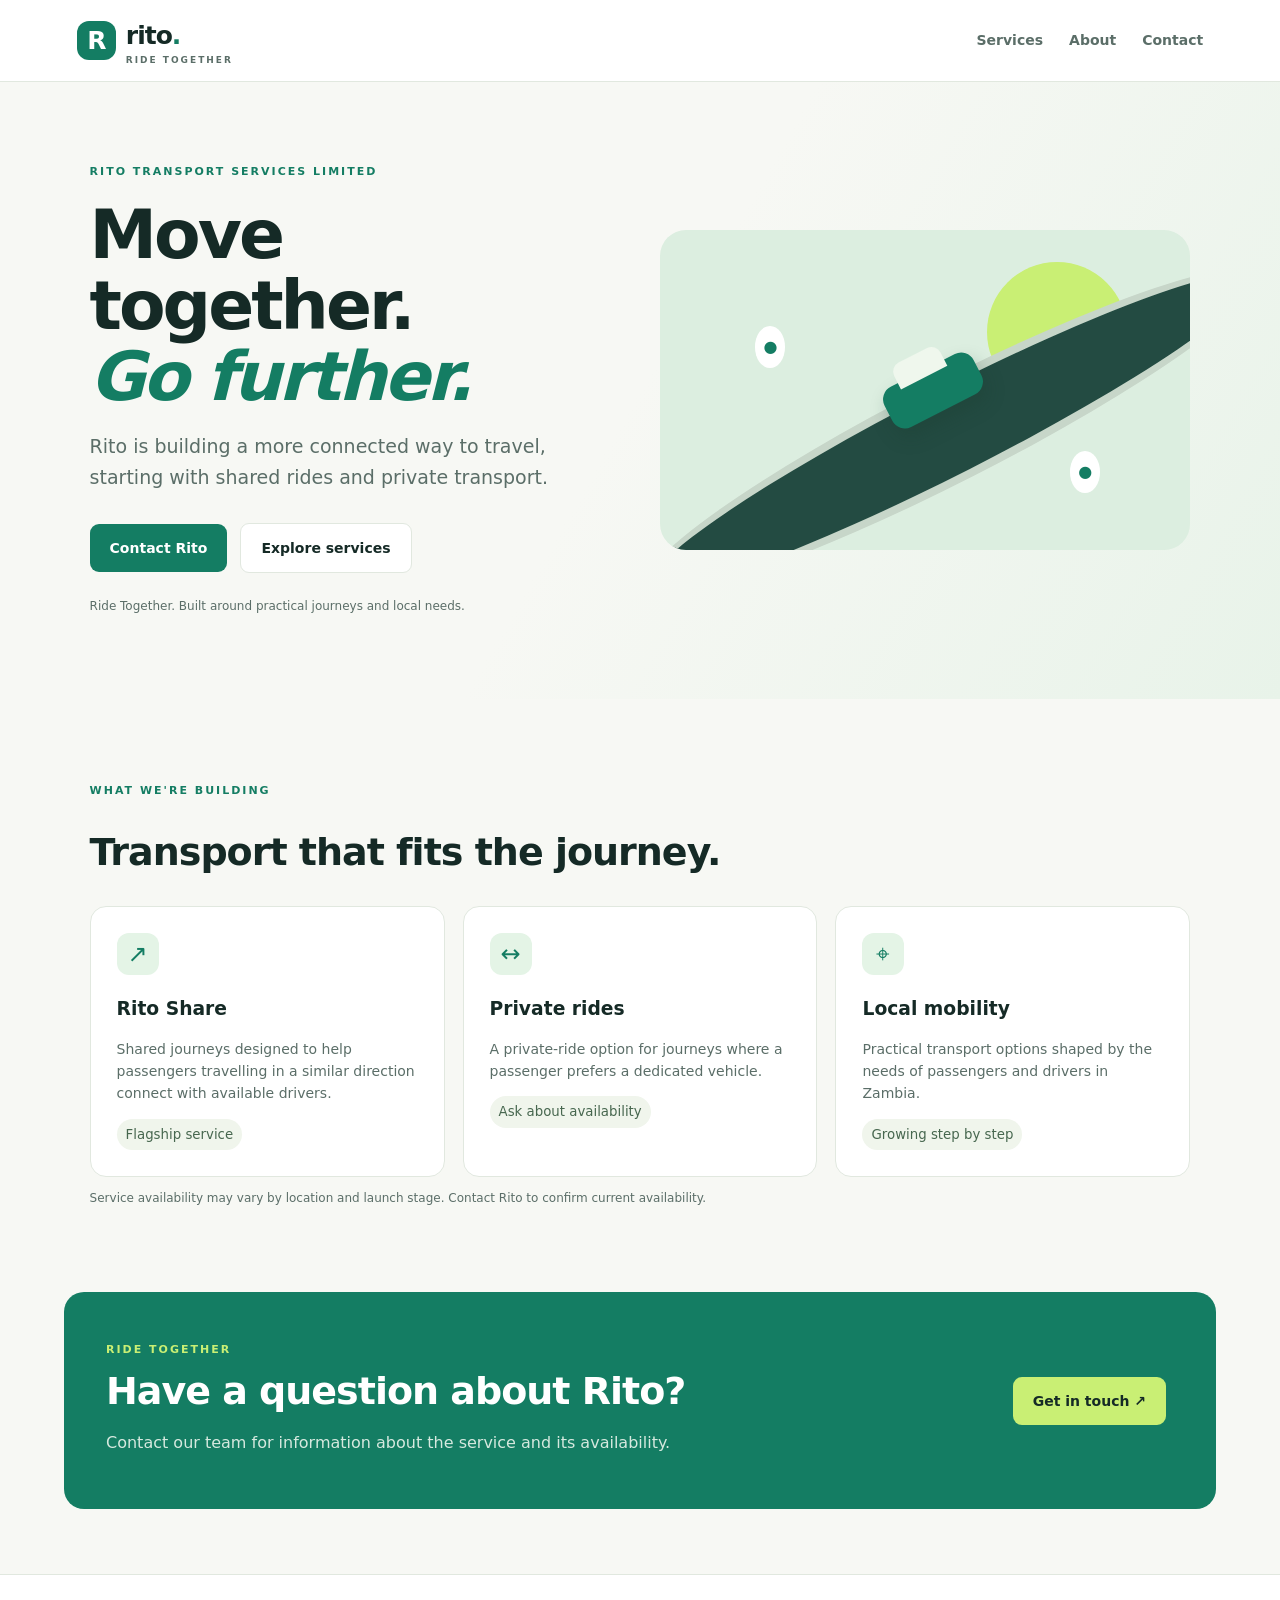
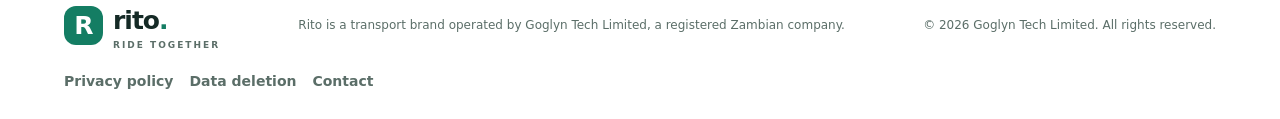
<file: index.html>
<!doctype html><html lang="en"><head><meta charset="utf-8"><meta name="viewport" content="width=device-width,initial-scale=1"><meta name="description" content="Rito Transport Services Limited — shared rides and private transport in Zambia."><title>Rito Transport Services Limited | Ride Together</title><link rel="stylesheet" href="styles.css"></head><body>
<header><a class="brand" href="index.html"><b>R</b><span>rito<span class="green">.</span><small>RIDE TOGETHER</small></span></a><nav><a href="#services">Services</a><a href="about.html">About</a><a href="contact.html">Contact</a></nav></header>
<main><section class="hero"><div><p class="eyebrow">RITO TRANSPORT SERVICES LIMITED</p><h1>Move together.<br><em>Go further.</em></h1><p class="lead">Rito is building a more connected way to travel, starting with shared rides and private transport.</p><a class="btn" href="contact.html">Contact Rito</a> <a class="btn secondary" href="#services">Explore services</a><p class="small">Ride Together. Built around practical journeys and local needs.</p></div><div class="art"><div class="sun"></div><div class="road"></div><div class="car"></div><span class="pin p1">●</span><span class="pin p2">●</span></div></section>
<section class="section" id="services"><p class="eyebrow">WHAT WE'RE BUILDING</p><h2>Transport that fits the journey.</h2><div class="cards"><article><span class="symbol">↗</span><h3>Rito Share</h3><p>Shared journeys designed to help passengers travelling in a similar direction connect with available drivers.</p><small>Flagship service</small></article><article><span class="symbol">↔</span><h3>Private rides</h3><p>A private-ride option for journeys where a passenger prefers a dedicated vehicle.</p><small>Ask about availability</small></article><article><span class="symbol">⌖</span><h3>Local mobility</h3><p>Practical transport options shaped by the needs of passengers and drivers in Zambia.</p><small>Growing step by step</small></article></div><p class="small">Service availability may vary by location and launch stage. Contact Rito to confirm current availability.</p></section><section class="cta"><div><p class="eyebrow">RIDE TOGETHER</p><h2>Have a question about Rito?</h2><p>Contact our team for information about the service and its availability.</p></div><a class="btn light" href="contact.html">Get in touch ↗</a></section></main>
<footer><a class="brand" href="index.html"><b>R</b><span>rito<span class="green">.</span><small>RIDE TOGETHER</small></span></a><p>Rito is a transport brand operated by Goglyn Tech Limited, a registered Zambian company.</p><p>© 2026 Goglyn Tech Limited. All rights reserved.</p><div><a href="privacy.html">Privacy policy</a><a href="deletion.html">Data deletion</a><a href="contact.html">Contact</a></div></footer></body></html>
</file>
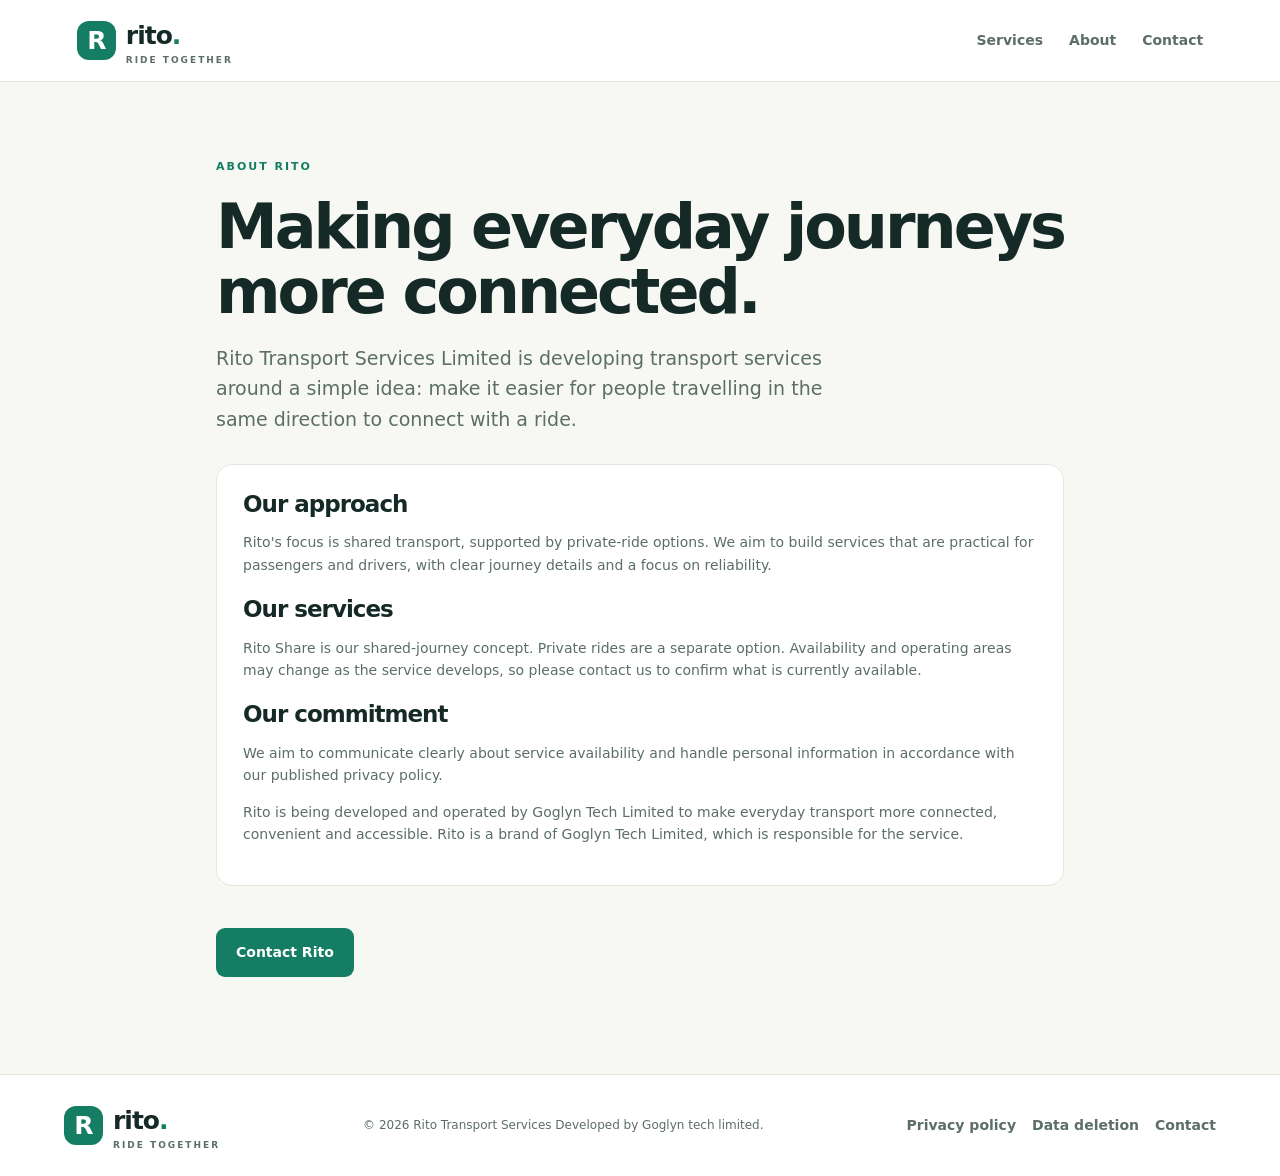
<file: about.html>
<!doctype html><html lang="en"><head><meta charset="utf-8"><meta name="viewport" content="width=device-width,initial-scale=1"><title>About Rito | Rito Transport Services Limited</title><link rel="stylesheet" href="styles.css"></head><body><header><a class="brand" href="index.html"><b>R</b><span>rito<span class="green">.</span><small>RIDE TOGETHER</small></span></a><nav><a href="index.html#services">Services</a><a href="about.html">About</a><a href="contact.html">Contact</a></nav></header><main class="inner"><p class="eyebrow">ABOUT RITO</p><h1>Making everyday journeys more connected.</h1><p class="lead">Rito Transport Services Limited is developing transport services around a simple idea: make it easier for people travelling in the same direction to connect with a ride.</p><section class="panel"><h2>Our approach</h2><p>Rito's focus is shared transport, supported by private-ride options. We aim to build services that are practical for passengers and drivers, with clear journey details and a focus on reliability.</p><h2>Our services</h2><p>Rito Share is our shared-journey concept. Private rides are a separate option. Availability and operating areas may change as the service develops, so please contact us to confirm what is currently available.</p><h2>Our commitment</h2><p>We aim to communicate clearly about service availability and handle personal information in accordance with our published privacy policy.</p><p>Rito is being developed and operated by Goglyn Tech Limited to make everyday transport more connected, convenient and accessible. Rito is a brand of Goglyn Tech Limited, which is responsible for the service.</p></section><a class="btn" href="contact.html">Contact Rito</a></main><footer><a class="brand" href="index.html"><b>R</b><span>rito<span class="green">.</span><small>RIDE TOGETHER</small></span></a><p>© 2026 Rito Transport Services Developed by Goglyn tech limited.</p><div><a href="privacy.html">Privacy policy</a><a href="deletion.html">Data deletion</a><a href="contact.html">Contact</a></div></footer></body></html>
</file>
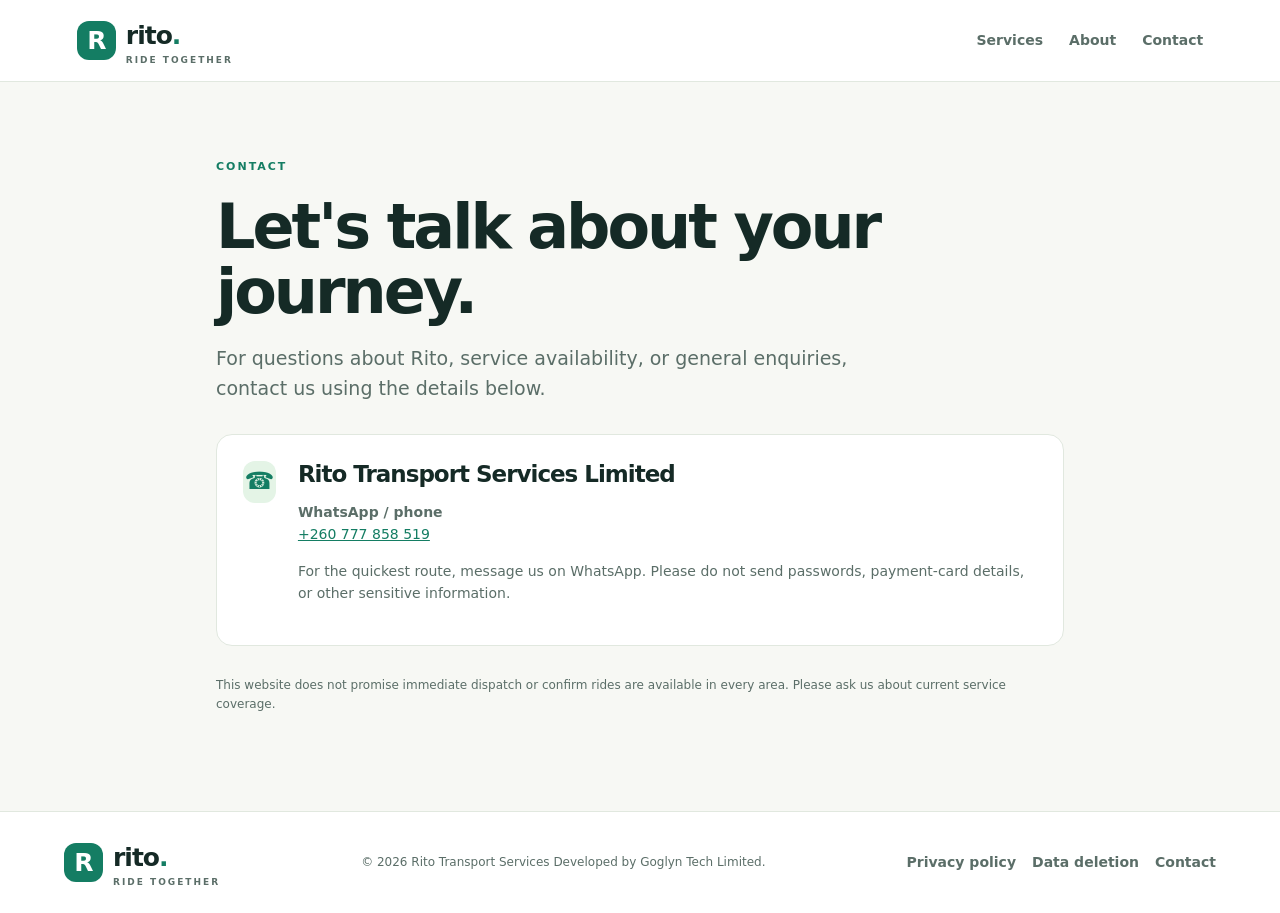
<file: contact.html>
<!doctype html><html lang="en"><head><meta charset="utf-8"><meta name="viewport" content="width=device-width,initial-scale=1"><title>Contact Rito | Rito Transport Services Limited</title><link rel="stylesheet" href="styles.css"></head><body><header><a class="brand" href="index.html"><b>R</b><span>rito<span class="green">.</span><small>RIDE TOGETHER</small></span></a><nav><a href="index.html#services">Services</a><a href="about.html">About</a><a href="contact.html">Contact</a></nav></header><main class="inner"><p class="eyebrow">CONTACT</p><h1>Let's talk about your journey.</h1><p class="lead">For questions about Rito, service availability, or general enquiries, contact us using the details below.</p><section class="panel contact"><span class="symbol">☎</span><div><h2>Rito Transport Services Limited</h2><p><strong>WhatsApp / phone</strong><br><a href="https://wa.me/260777858519">+260 777 858 519</a></p><p>For the quickest route, message us on WhatsApp. Please do not send passwords, payment-card details, or other sensitive information.</p></div></section><p class="small">This website does not promise immediate dispatch or confirm rides are available in every area. Please ask us about current service coverage.</p></main><footer><a class="brand" href="index.html"><b>R</b><span>rito<span class="green">.</span><small>RIDE TOGETHER</small></span></a><p>© 2026 Rito Transport Services Developed by Goglyn Tech Limited.</p><div><a href="privacy.html">Privacy policy</a><a href="deletion.html">Data deletion</a><a href="contact.html">Contact</a></div></footer></body></html>
</file>
<file: styles.css>
:root{--ink:#152a26;--muted:#5b6e68;--green:#147d63;--lime:#c9ef74;--paper:#f7f8f4;--line:#e1e8df}*{box-sizing:border-box}body{margin:0;background:var(--paper);color:var(--ink);font-family:Inter,system-ui,-apple-system,"Segoe UI",sans-serif;line-height:1.6}a{color:var(--green)}header{min-height:80px;padding:16px 6%;display:flex;align-items:center;justify-content:space-between;background:#fff;border-bottom:1px solid var(--line)}.brand{display:flex;align-items:center;gap:10px;color:var(--ink);text-decoration:none;font-size:25px;font-weight:850;letter-spacing:-1px}.brand b{display:grid;place-items:center;width:39px;height:39px;border-radius:12px;background:var(--green);color:#fff}.brand small{display:block;font-size:9px;line-height:1;letter-spacing:2px;color:var(--muted)}.green,em{color:var(--green)}nav{display:flex;gap:26px}nav a,footer a{font-size:14px;text-decoration:none;color:var(--muted);font-weight:650}.hero{padding:70px 7%;display:grid;grid-template-columns:1fr 1fr;align-items:center;gap:40px;background:linear-gradient(120deg,#f7f8f4 50%,#e8f3e9)}.eyebrow{font-size:11px;letter-spacing:2px;font-weight:850;color:var(--green)}h1{font-size:clamp(42px,5.3vw,70px);line-height:1.05;letter-spacing:-3px;margin:18px 0}.lead{font-size:19px;color:var(--muted);max-width:650px}.btn{display:inline-block;background:var(--green);color:#fff;padding:13px 20px;border-radius:9px;text-decoration:none;font-size:14px;font-weight:750;margin:12px 8px 12px 0}.secondary{background:white;color:var(--ink);border:1px solid var(--line)}.small{font-size:12px;color:var(--muted)}.art{height:320px;border-radius:26px;background:#dceee0;position:relative;overflow:hidden}.sun{position:absolute;right:12%;top:10%;width:140px;height:140px;border-radius:50%;background:var(--lime)}.road{position:absolute;left:-10%;top:47%;width:130%;height:100px;background:#234b42;border:8px solid #c7d6c9;border-radius:50%;transform:rotate(-27deg)}.car{position:absolute;left:42%;top:43%;width:100px;height:45px;background:var(--green);border-radius:14px;transform:rotate(-27deg);box-shadow:0 10px 18px #193b2e44}.car:before{content:"";position:absolute;left:22px;top:-18px;width:52px;height:25px;background:#eff7ed;border-radius:10px 10px 0 0}.pin{position:absolute;background:#fff;color:var(--green);border-radius:50%;padding:8px}.p1{left:18%;top:30%}.p2{right:17%;bottom:18%}.section{padding:72px 7%}h2{font-size:clamp(28px,3vw,38px);line-height:1.15;letter-spacing:-1px}.cards{display:grid;grid-template-columns:repeat(3,1fr);gap:18px}.cards article,.panel{padding:26px;background:#fff;border:1px solid var(--line);border-radius:16px}.symbol{display:inline-grid;place-items:center;width:42px;height:42px;border-radius:12px;background:#e4f4e6;color:var(--green);font-size:24px}.cards h3{margin-bottom:6px}.cards p,.panel p{color:var(--muted);font-size:14px}.cards small{display:inline-block;background:#f0f5ec;padding:5px 9px;border-radius:99px;color:#47674f}.cta{margin:0 5% 65px;padding:38px 42px;border-radius:20px;background:var(--green);color:#fff;display:flex;align-items:center;justify-content:space-between;gap:25px}.cta .eyebrow{color:var(--lime)}.cta h2{margin:8px 0}.cta p{color:#d6e9df}.light{background:var(--lime);color:var(--ink)}.inner{max-width:900px;min-height:65vh;margin:auto;padding:65px 26px 85px}.inner h1{font-size:clamp(40px,5vw,62px)}.panel{margin:30px 0}.panel h2{font-size:23px;margin:20px 0 6px}.panel h2:first-child{margin-top:0}.contact{display:flex;gap:22px}.contact h2{margin-top:0}footer{display:flex;align-items:center;justify-content:space-between;gap:20px;padding:26px 5%;background:#fff;border-top:1px solid var(--line);flex-wrap:wrap}footer p{font-size:12px;color:var(--muted)}footer div{display:flex;gap:16px;flex-wrap:wrap}@media(max-width:760px){header{flex-wrap:wrap;gap:14px}nav{gap:15px}.hero{grid-template-columns:1fr;padding:48px 7%}.art{height:250px}.cards{grid-template-columns:1fr}.cta{margin-bottom:32px;padding:28px;align-items:flex-start;flex-direction:column}footer{align-items:flex-start;flex-direction:column}}
</file>
